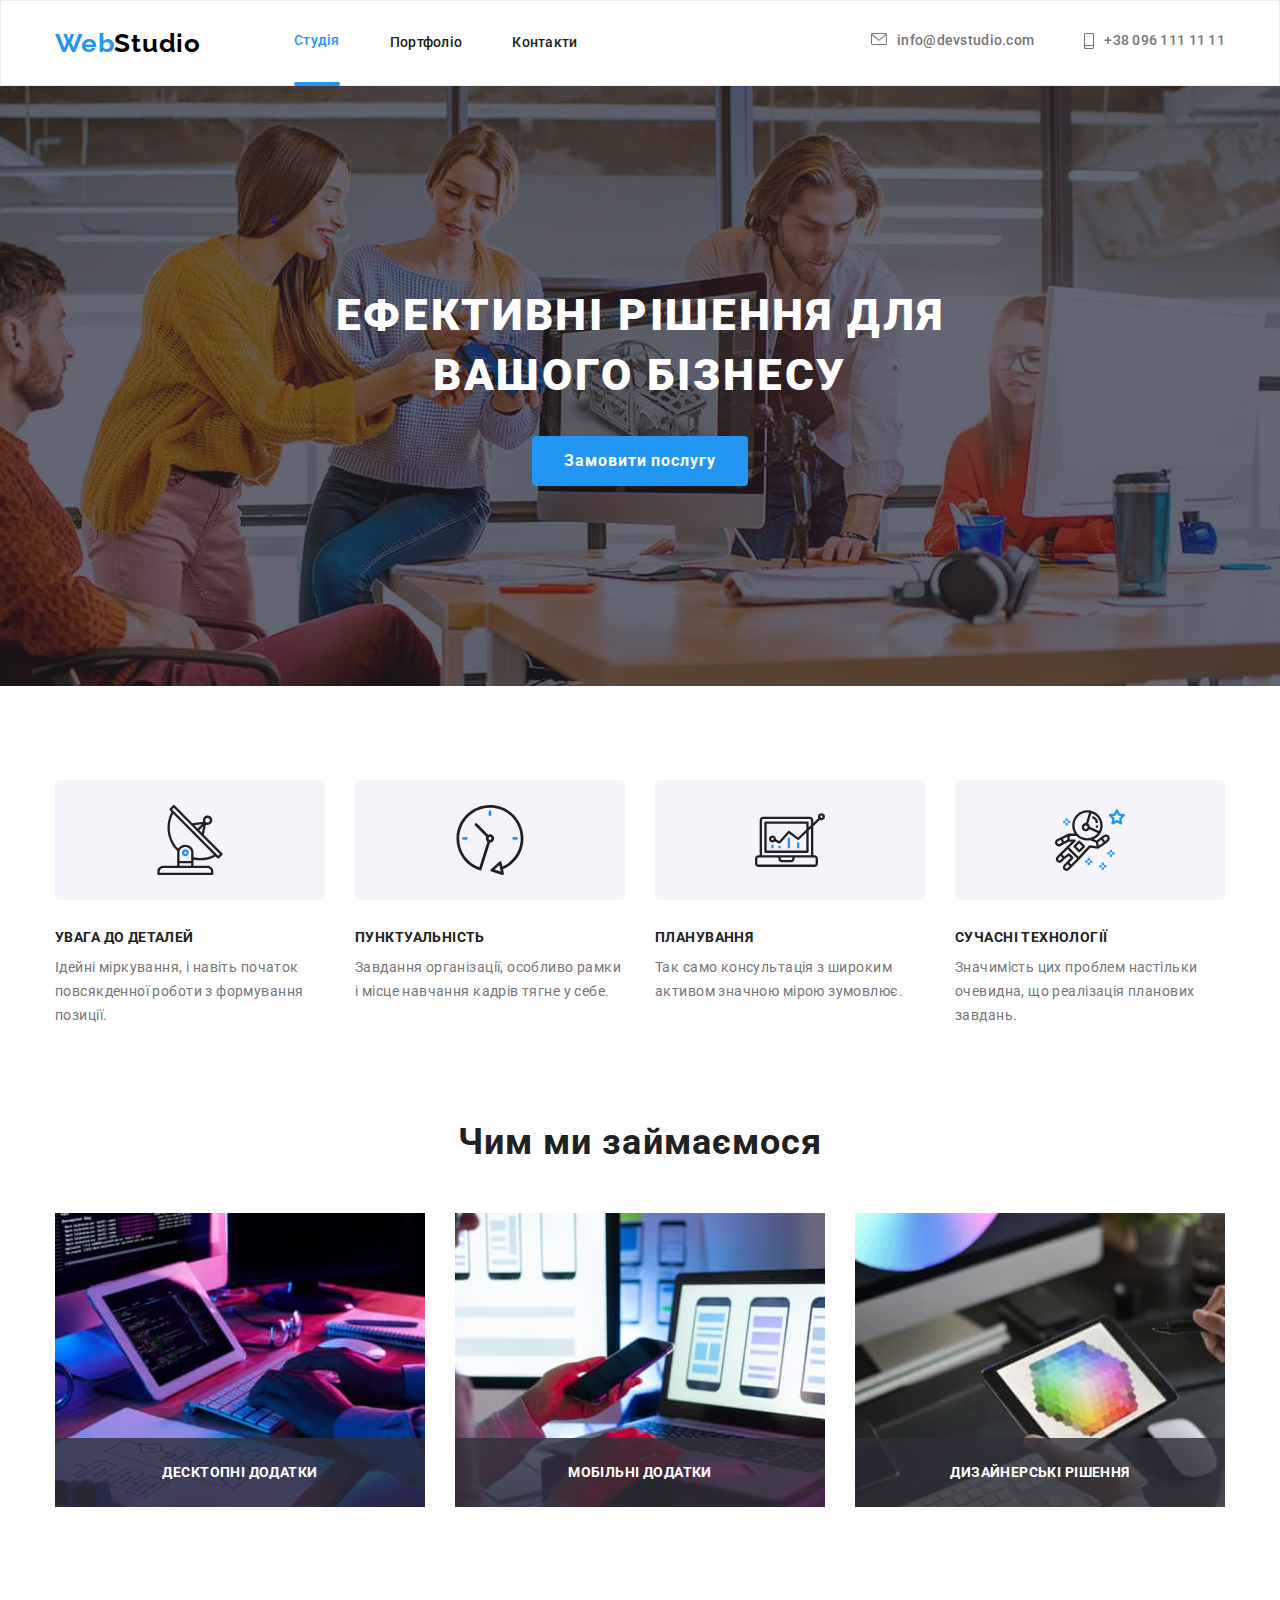
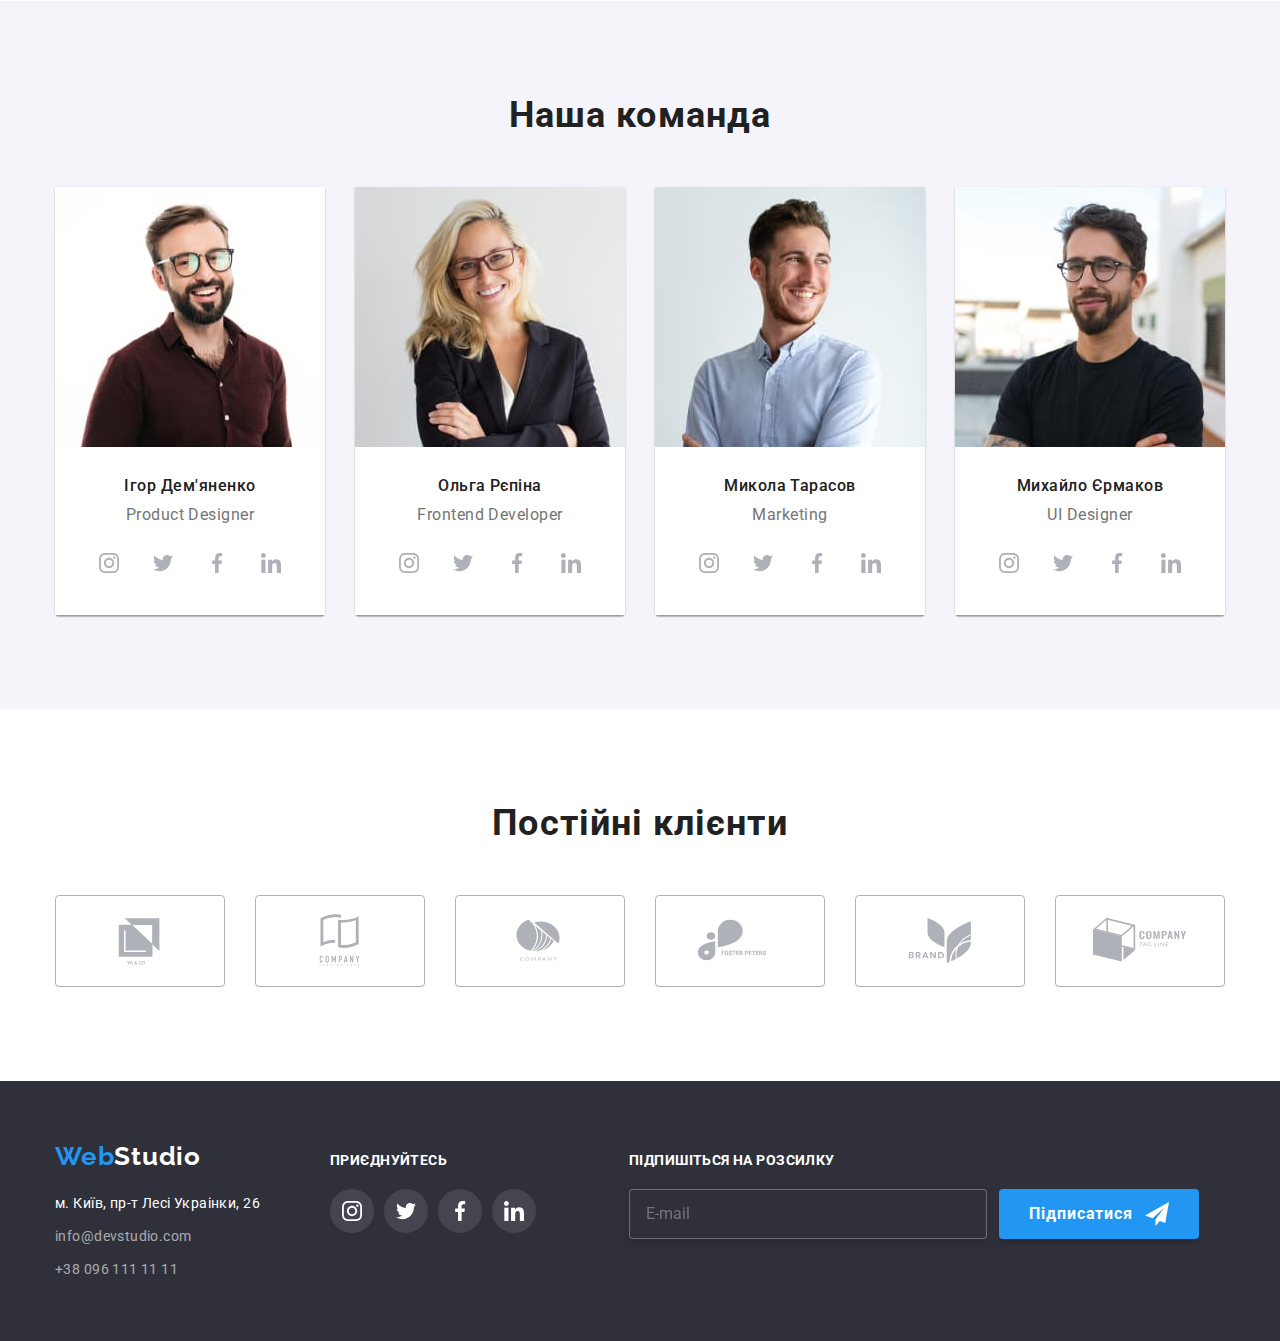
<file: index.html>
<!DOCTYPE html>
<html lang="uk">
  <head>
    <meta charset="UTF-8" />
    <meta http-equiv="X-UA-Compatible" content="IE=edge" />
    <meta name="viewport" content="width=device-width, initial-scale=1.0" />
    <link rel="preconnect" href="https://fonts.googleapis.com" />
    <link rel="preconnect" href="https://fonts.gstatic.com" crossorigin />
    <link
      href="https://fonts.googleapis.com/css2?family=Raleway:wght@700&family=Roboto:wght@400;500;700;900&display=swap"
      rel="stylesheet"
    />
    <title>WebStudio</title>
    <link
      rel="stylesheet"
      href="https://cdnjs.cloudflare.com/ajax/libs/modern-normalize/1.0.0/modern-normalize.min.css"
    />
    <link rel="stylesheet" href="./css/styles.css" />
  </head>
  <body class="page">
    <header class="header-background">
      <div class="container header-background__container">
        <nav class="logo-nav">
          <a class="logo-nav__logo" lang="en" href="./index.html"><span class="logo-nav__web">Web</span>Studio</a>
          <ul class="site-nav">
            <li class="site-nav__item"><a href="./index.html" class="site-nav__link site-nav__link--current">Студія</a></li>
            <li class="site-nav__item"><a href="./portfolio.html" class="site-nav__link">Портфоліо</a></li>
            <li class="site-nav__item"><a href="" class="site-nav__link">Контакти</a></li>
          </ul>
        </nav>
        <ul class="mail-nav">
          <li class="mail-nav__item">
            <div class="mail-container">
            <a href="mailto:info@devstudio.com" class="mail-nav__link mail-nav__link--envelope">
              <svg class="mail-icon" height="12" width="16">
                <use href="./images/icons.svg#icon-envelope"></use>
              </svg>info@devstudio.com</a>
            </div>
          </li>
          <li class="mail-nav__item">
            <div class="mail-container">
            <a href="tel:+380961111111" class="mail-nav__link mail-nav__link--smartphone">
            <svg class="smartphone-icon" height="16" width="10">
              <use href="./images/icons.svg#icon-smartphone"></use>
            </svg>
            +38 096 111 11 11</a>
            </div>
          </li>
        </ul>
      </div>
    </header>
    <main>
      <section class="hero">
        <div class="container hero__container">
          <h1 class="hero__title">Ефективні рішення для вашого бізнесу</h1>
          <button data-modal-open type="button" class="hero__button">Замовити послугу</button>
        </div>
      </section>

      <section class="section">
        <div class="container">
          <h2 class="section-title visually-hidden">Наші сильні сторони</h2>
          <ul class="idea-list">
            <li class="idea-list__item">
              <div class="idea-list__container">
                <svg class="idea-list__icon" height="70" width="70">
                  <use href="./images/icons.svg#icon-antenna"></use>
                </svg>
              </div>
              <h3 class="idea-list__title">Увага до деталей</h3>
              <p class="idea-list__text">
                Ідейні міркування, i навіть початок повсякденної роботи з формування позиції.
              </p>
            </li>
            <li class="idea-list__item">
              <div class="idea-list__container">
                <svg class="idea-list__icon" height="70" width="70">
                  <use href="./images/icons.svg#icon-clock"></use>
                </svg>
              </div>
              <h3 class="idea-list__title">Пунктуальність</h3>
              <p class="idea-list__text">
                Завдання організації, особливо рамки i місце навчання кадрів тягне у себе.
              </p>
            </li>
            <li class="idea-list__item">
              <div class="idea-list__container">
                <svg class="idea-list__icon" height="70" width="70">
                  <use href="./images/icons.svg#icon-diagram"></use>
                </svg>
              </div>
              <h3 class="idea-list__title">Планування</h3>
              <p class="idea-list__text">
                Так само консультація з широким активом значною мірою зумовлює.
              </p>
            </li>
            <li class="idea-list__item">
              <div class="idea-list__container">
                <svg class="idea-list__icon" height="70" width="70">
                  <use href="./images/icons.svg#icon-astronaut"></use>
                </svg>
              </div>
              <h3 class="idea-list__title">Сучасні технології</h3>
              <p class="idea-list__text">
                Значимість цих проблем настільки очевидна, що реалізація планових завдань.
              </p>
            </li>
          </ul>
        </div>
      </section>
      <section class="features">
        <div class="container features__container">
          <h2 class="features__title">Чим ми займаємося</h2>
          <ul class="work-list">
            <li class="work-list__item">
              <img
                src="./images/img.jpg"
                alt="робота за комп'ютером"
                width="370"
                class="work-list__img"
              />
              <p class="work-list__text">Десктопні додатки</p>
            </li>
            <li class="work-list__item">
              <img
                src="./images/img1.jpg"
                alt="робота за комп'ютером"
                width="370"
                class="work-list__img"
              />
              <p class="work-list__text">Мобільні додатки</p>
            </li>
            <li class="work-list__item">
              <img
                src="./images/img2.jpg"
                alt="робота за комп'ютером"
                width="370"
                class="work-list__img"
              />
              <p class="work-list__text">Дизайнерські рішення</p>
            </li>
          </ul>
        </div>
      </section>
      <section class="team">
        <div class="team__container">
          <h2 class="team__title">Наша команда</h2>
          <ul class="team-list">
            <li class="team-list__item">
              <img src="./images/team1.jpg" alt="мужчина в окулярах" width="270" class="team-img" />
              <div class="team-list__white">
                <h3 class="team-list__title">Ігор Дем'яненко</h3>
                <p class="team-list__text">Product Designer</p>
                <ul class="social-networks">
                  <li>
                    <a href="#" class="social-networks__link">
                      <svg class="social-networks__icon" height="20" width="20">
                        <use href="./images/icons.svg#icon-instagram"></use>
                      </svg>
                    </a>
                  </li>
                  <li>
                    <a href="#" class="social-networks__link">
                      <svg class="social-networks__icon" height="20" width="20">
                        <use href="./images/icons.svg#icon-twitter"></use>
                      </svg>
                    </a>
                  </li>
                  <li>
                    <a href="#" class="social-networks__link">
                      <svg class="social-networks__icon" height="20" width="20">
                        <use href="./images/icons.svg#icon-facebook"></use>
                      </svg>
                    </a>
                  </li>
                  <li>
                    <a href="#" class="social-networks__link">
                      <svg class="social-networks__icon" height="20" width="20">
                        <use href="./images/icons.svg#icon-linkedin"></use>
                      </svg>
                    </a>
                  </li>
                </ul>
              </div>
            </li>
            <li class="team-list__item">
              <img src="./images/team2.jpg" alt="дівчина в окулярах" width="270" class="team-img" />
              <div class="team-list__white">
                <h3 class="team-list__title">Ольга Рєпіна</h3>
                <p class="team-list__text">Frontend Developer</p>
                <ul class="social-networks">
                  <li>
                    <a href="#" class="social-networks__link">
                      <svg class="social-networks__icon" height="20" width="20">
                        <use href="./images/icons.svg#icon-instagram"></use>
                      </svg>
                    </a>
                  </li>
                  <li>
                    <a href="#" class="social-networks__link">
                      <svg class="social-networks__icon" height="20" width="20">
                        <use href="./images/icons.svg#icon-twitter"></use>
                      </svg>
                    </a>
                  </li>
                  <li>
                    <a href="#" class="social-networks__link">
                      <svg class="social-networks__icon" height="20" width="20">
                        <use href="./images/icons.svg#icon-facebook"></use>
                      </svg>
                    </a>
                  </li>
                  <li>
                    <a href="#" class="social-networks__link">
                      <svg class="social-networks__icon" height="20" width="20">
                        <use href="./images/icons.svg#icon-linkedin"></use>
                      </svg>
                    </a>
                  </li>
                </ul>
              </div>
            </li>
            <li class="team-list__item">
              <img src="./images/team3.jpg" alt="мужчина у сорочці" width="270" class="team-img" />
              <div class="team-list__white">
                <h3 class="team-list__title">Микола Тарасов</h3>
                <p class="team-list__text">Marketing</p>
                <ul class="social-networks">
                  <li>
                    <a href="#" class="social-networks__link">
                      <svg class="social-networks__icon" height="20" width="20">
                        <use href="./images/icons.svg#icon-instagram"></use>
                      </svg>
                    </a>
                  </li>
                  <li>
                    <a href="#" class="social-networks__link">
                      <svg class="social-networks__icon" height="20" width="20">
                        <use href="./images/icons.svg#icon-twitter"></use>
                      </svg>
                    </a>
                  </li>
                  <li>
                    <a href="#" class="social-networks__link">
                      <svg class="social-networks__icon" height="20" width="20">
                        <use href="./images/icons.svg#icon-facebook"></use>
                      </svg>
                    </a>
                  </li>
                  <li>
                    <a href="#" class="social-networks__link">
                      <svg class="social-networks__icon" height="20" width="20">
                        <use href="./images/icons.svg#icon-linkedin"></use>
                      </svg>
                    </a>
                  </li>
                </ul>
              </div>
            </li>
            <li class="team-list__item">
              <img src="./images/team4.jpg" alt="мужчина в окулярах" width="270" class="team-img" />
              <div class="team-list__white">
                <h3 class="team-list__title">Михайло Єрмаков</h3>
                <p class="team-list__text">UI Designer</p>
                <ul class="social-networks">
                  <li>
                    <a href="#" class="social-networks__link">
                      <svg class="social-networks__icon" height="20" width="20">
                        <use href="./images/icons.svg#icon-instagram"></use>
                      </svg>
                    </a>
                  </li>
                  <li>
                    <a href="#" class="social-networks__link">
                      <svg class="social-networks__icon" height="20" width="20">
                        <use href="./images/icons.svg#icon-twitter"></use>
                      </svg>
                    </a>
                  </li>
                  <li>
                    <a href="#" class="social-networks__link">
                      <svg class="social-networks__icon" height="20" width="20">
                        <use href="./images/icons.svg#icon-facebook"></use>
                      </svg>
                    </a>
                  </li>
                  <li>
                    <a href="#" class="social-networks__link">
                      <svg class="social-networks__icon" height="20" width="20">
                        <use href="./images/icons.svg#icon-linkedin"></use>
                      </svg>
                    </a>
                  </li>
                </ul>
              </div>
            </li>
          </ul>
        </div>
      </section>
      <section class="section">
        <div class="container">
          <h2 class="feedback__title">Постійні клієнти</h2>
          <ul class="feedback__list">
            <li class="feedback__item">
              <a href="" class="feedback__link link">
                <svg class="feedback__icon" height="60" width="106">
                  <use href="./images/icons.svg#icon-logo-one"></use>
                </svg>
              </a>
            </li>
            <li class="feedback__item">
              <a href="" class="feedback__link">
                <svg class="feedback__icon" height="60" width="106">
                  <use href="./images/icons.svg#icon-logo-two"></use>
                </svg>
              </a>
            </li>
            <li class="feedback__item">
              <a href="" class="feedback__link link">
                <svg class="feedback__icon" height="60" width="106">
                  <use href="./images/icons.svg#icon-logo-three"></use>
                </svg>
              </a>
            </li>
            <li class="feedback__item">
              <a href="" class="feedback__link link">
                <svg class="feedback__icon" height="60" width="106">
                  <use href="./images/icons.svg#icon-logo-fore"></use>
                </svg>
              </a>
            </li>
            <li class="feedback__item">
              <a href="" class="feedback__link link">
                <svg class="feedback__icon" height="60" width="106">
                  <use href="./images/icons.svg#icon-logo-five"></use>
                </svg>
              </a>
            </li>
            <li class="feedback__item">
              <a href="" class="feedback__link link">
                <svg class="feedback__icon" height="60" width="106">
                  <use href="./images/icons.svg#icon-logo-six"></use>
                </svg>
              </a>
            </li>
          </ul>
        </div>
      </section>
    </main>

    <footer class="footer-main">
      <div class="container footer-main__container">
        <div class="first-box-footer">
        <a class="first-footer-box__logo" lang="en" href="./index.html"
          ><span class="logo-nav__web">Web</span>Studio</a
        >
        <address class="footer-info">
          <ul class="footer-info__list">
            <li class="footer-info__item">
              <a
                href="https://goo.gl/maps/CPtrU1FHBa2aNyZL9"
                target="_blank"
                rel="noopener noreferrer nofollow"
                class="footer-address"
                >м. Київ, пр-т Лесі Украінки, 26</a
              >
            </li>
            <li class="footer-info__item">
              <a href="mailto:info@devstudio.com" class="footer link">info@devstudio.com</a>
            </li>
            <li class="footer-info__item">
              <a href="tel:+380961111111" class="footer link">+38 096 111 11 11</a>
            </li>
          </ul>
        </address>
      </div>
      <div class="footer-social">
        <p class="footer-social__text">Приєднуйтесь</p>
        <ul class="footer-social__list">
          <li>
            <a href="#" class="footer-social__link">
              <svg class="footer-social__icon" height="20" width="20">
                <use href="./images/icons.svg#icon-instagram"></use>
              </svg>
            </a>
          </li>
          <li>
            <a href="#" class="footer-social__link">
              <svg class="footer-social__icon" height="20" width="20">
                <use href="./images/icons.svg#icon-twitter"></use>
              </svg>
            </a>
          </li>
          <li>
            <a href="#" class="footer-social__link">
              <svg class="footer-social__icon" height="20" width="20">
                <use href="./images/icons.svg#icon-facebook"></use>
              </svg>
            </a>
          </li>
          <li>
            <a href="#" class="footer-social__link">
              <svg class="footer-social__icon" height="20" width="20">
                <use href="./images/icons.svg#icon-linkedin"></use>
              </svg>
            </a>
          </li>
        </ul>
      </div>
    <div class="footer-send">
      <form class="footer-send__form" action="">
        <label for="email" class="footer-send__label">Підпишіться на розсилку</label>
        <div class="footer-box">
          <input
            class="footer-email-form"
            type="email"
            name="email"
            id="email"
            placeholder="E-mail"
            autocomplete="off"
          />
          <button type="submit" class="footer-box__button">
            Підписатися
            <svg class="footer-box__icon" height="24" width="24">
              <use href="./images/icons.svg#icon-send-footer"></use>
            </svg>
          </button>
        </div>
      </form>
    </div>
  </div>
</footer>
      </form>
    </div>
    </footer>
    <div data-modal class="backdrop is-hidden">
      <div class="modal">
        <button data-modal-close class="modal__exit-box">
          <svg class="modal__close-icon" height="18" width="18">
            <use href="./images/icons.svg#icon-close-modal"></use>
          </svg>
        </button>
        <p class="modal__title">Залиште свої дані, ми вам передзвонимо</p>

        <form>
          <label class="modal__label">
            Ім'я
            <div class="modal__label-box">
              <input type="text" name="name" class="modal__input" />
              <svg class="modal__icon" height="18" width="18">
                <use href="./images/icons.svg#icon-person-modal"></use>
              </svg>
            </div>
          </label>

          <label class="modal__label">
            Телефон
            <div class="modal__label-box">
              <input type="text" name="tel" class="modal__input" />
              <svg class="modal__icon" height="18" width="18">
                <use href="./images/icons.svg#icon-phone-modal"></use>
              </svg>
            </div>
          </label>

          <label class="modal__label">
            Пошта
            <div class="modal__label-box">
              <input type="text" name="email" class="modal__input" />
              <svg class="modal__icon" height="18" width="18">
                <use href="./images/icons.svg#icon-email-modal"></use>
              </svg>
            </div>
          </label>

          <label class="modal__label">
            Коментар
            <textarea class="modal__feedback" name="feedback" placeholder="Введіть текст"></textarea>
          </label>

          <label class="modal__checkbox-label">
            <div class="modal__checkbox-label-box">
              <input
                class="modal__checkbox-input"
                type="checkbox"
                name="topic"
                value="Погоджуюся з розсилкою та приймаю"
              />
              <svg class="modal__checkbox-icon" width="16" height="15">
                <use href="./images/icons.svg#icon-check"></use>
              </svg>
              Погоджуюся з розсилкою та приймаю
              <a href="#" class="modal__checkbox-link">Умови договору</a>
            </div>
          </label>

          <button type="submit" class="modal__submit-button">Відправити</button>
        </form>
      </div>
    </div>
    <script src="./js/modal.js"></script>

  </body>
</html>
</file>
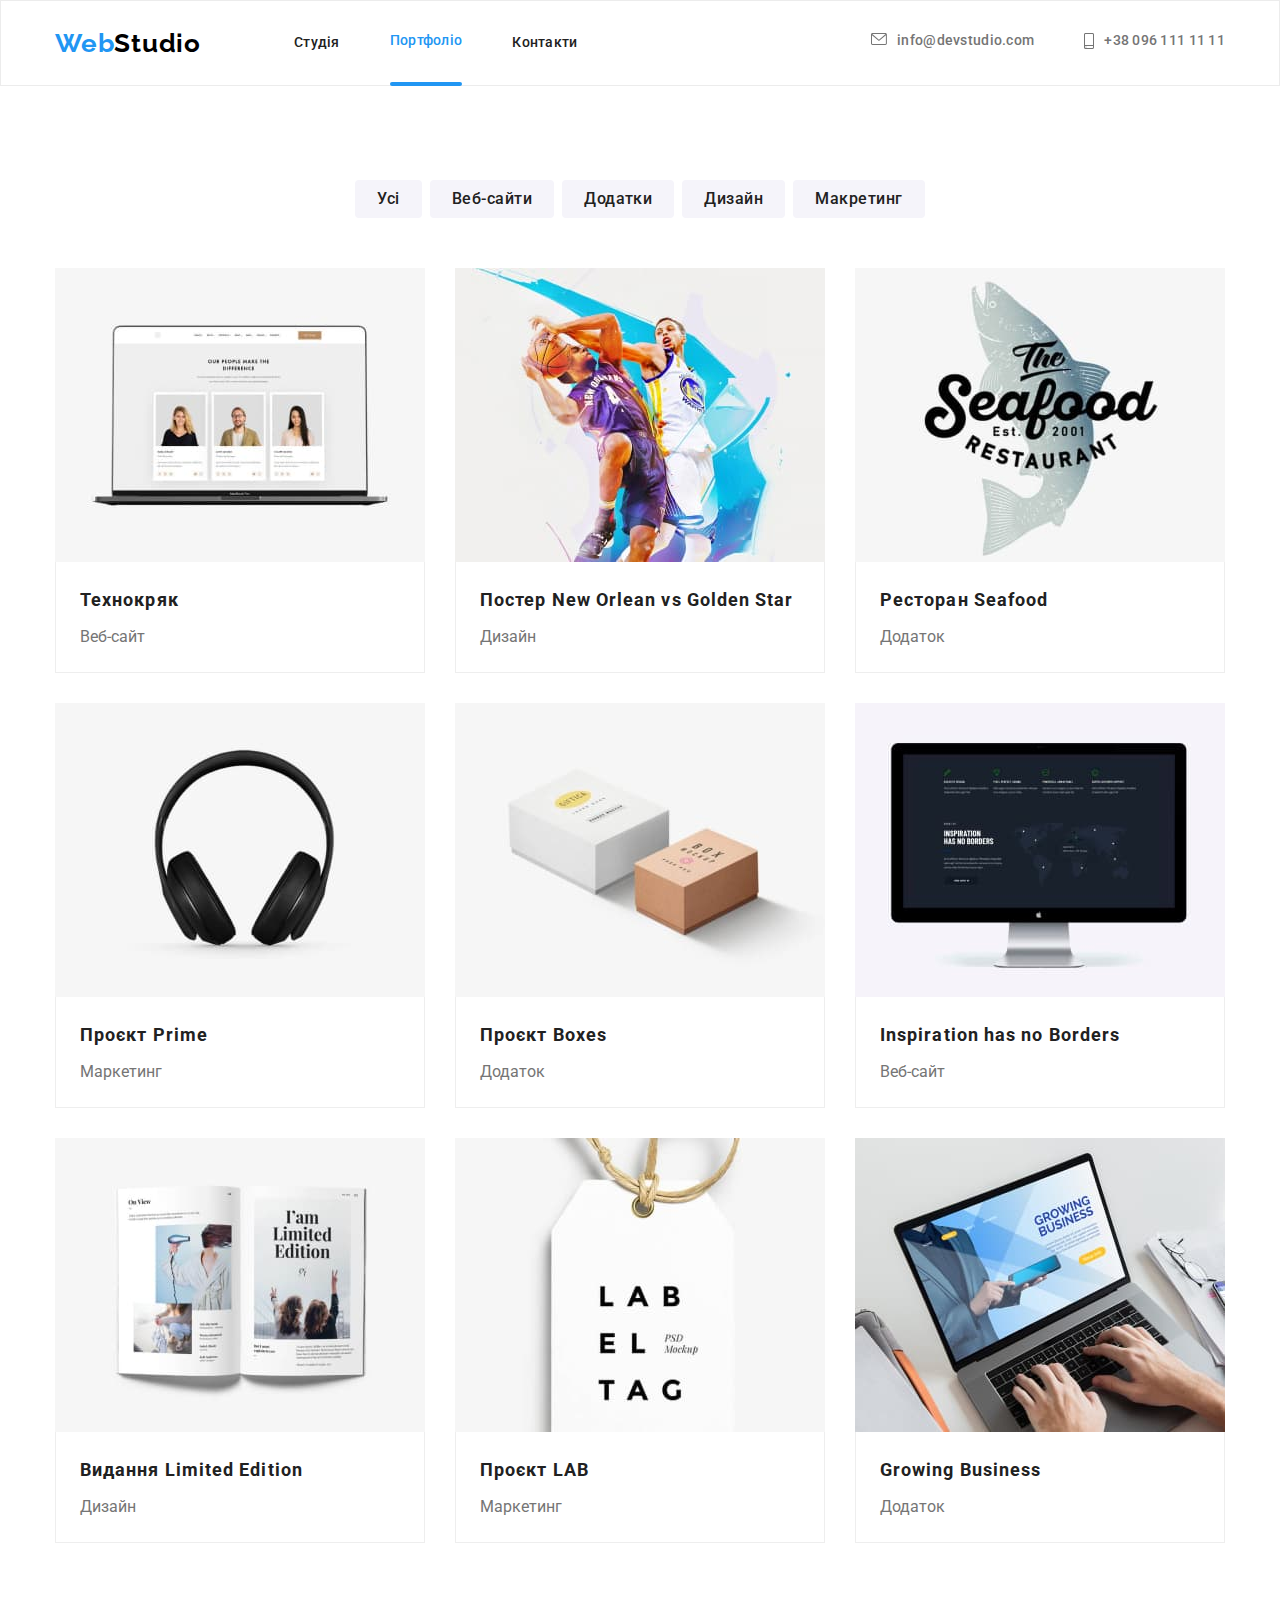
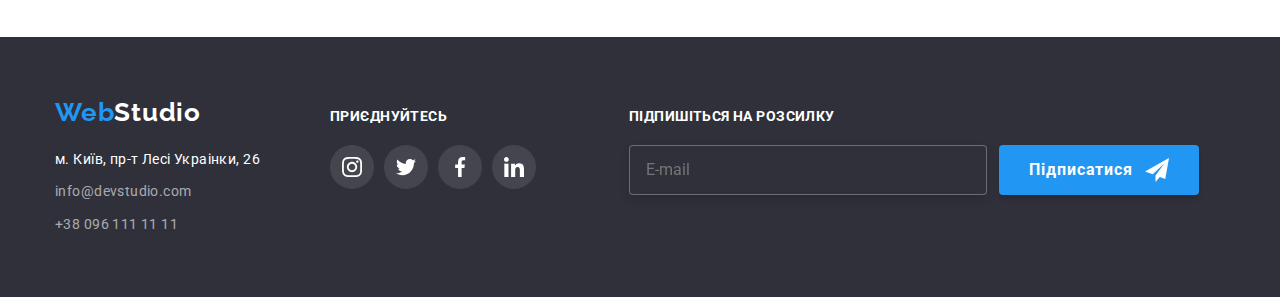
<file: portfolio.html>
<!DOCTYPE html>
<html lang="uk">
  <head>
    <meta charset="UTF-8" />
    <meta http-equiv="X-UA-Compatible" content="IE=edge" />
    <meta name="viewport" content="width=device-width, initial-scale=1.0" />
    <link rel="preconnect" href="https://fonts.googleapis.com" />
    <link rel="preconnect" href="https://fonts.gstatic.com" crossorigin />
    <link
      href="https://fonts.googleapis.com/css2?family=Raleway:wght@700&family=Roboto:wght@400;500;700;900&display=swap"
      rel="stylesheet"
    />
    <title>WebStudio</title>
    <link
      rel="stylesheet"
      href="https://cdnjs.cloudflare.com/ajax/libs/modern-normalize/1.0.0/modern-normalize.min.css"
    />
    <link rel="stylesheet" href="./css/styles.css" />
  </head>
  <body class="page">
    <header class="header-background">
      <div class="container header-background__container">
        <nav class="logo-nav">
          <a class="logo-nav__logo" lang="en" href="./index.html"><span class="logo-nav__web">Web</span>Studio</a>
          <ul class="site-nav">
            <li class="site-nav__item"><a href="./index.html" class="site-nav__link ">Студія</a></li>
            <li class="site-nav__item"><a href="./portfolio.html" class="site-nav__link site-nav__link--current">Портфоліо</a></li>
            <li class="site-nav__item"><a href="" class="site-nav__link">Контакти</a></li>
          </ul>
        </nav>
        <ul class="mail-nav">
          <li class="mail-nav__item">
            <div class="mail-container">
            <a href="mailto:info@devstudio.com" class="mail-nav__link mail-nav__link--envelope">
              <svg class="mail-icon" height="12" width="16">
                <use href="./images/icons.svg#icon-envelope"></use>
              </svg>info@devstudio.com</a>
            </div>
          </li>
          <li class="mail-nav__item">
            <div class="mail-container">
            <a href="tel:+380961111111" class="mail-nav__link mail-nav__link--smartphone">
            <svg class="smartphone-icon" height="16" width="10">
              <use href="./images/icons.svg#icon-smartphone"></use>
            </svg>
            +38 096 111 11 11</a>
            </div>
          </li>
        </ul>
      </div>
    </header>
    <main>
      <section class="portfolio-section">
        <div class="container portfolio">
          <h1 class="visually-hidden">Фільтри</h1>
          <ul class="filter-list">
            <li class="item">
              <button type="button" class="filter-list__button">Усі</button>
            </li>
            <li class="item">
              <button type="button" class="filter-list__button">Веб-сайти</button>
            </li>
            <li class="item">
              <button type="button" class="filter-list__button">Додатки</button>
            </li>
            <li class="item">
              <button type="button" class="filter-list__button">Дизайн</button>
            </li>
            <li class="item">
              <button type="button" class="filter-list__button">Макретинг</button>
            </li>
          </ul>
          <ul class="examples">
            <li class="examples__content">
              <a href="#" class="examples__link">
                <div class="examples__overlay">
                <img
                  src="./images/prim1.jpg"
                  alt="Сайт технокряк"
                  width="370"
                  class="examples__img"
                />
                <p class="examples__text">Ресурс пропонує комплексні пропозиції з різним рівнем функціоналу та сервісів. Все це дозволить відвідувачу отримати вичерпні відомості про компанію чи приватну особу.</p>
                </div>
                <div class="examples__stack">
                  <h2 class="examples__title">Технокряк</h2>
                  <p class="examples__text-img">Веб-сайт</p>
                </div>
              </a>
            </li>
            <li class="examples__content">
              <a href="#" class="examples__link">
                <div class="examples__overlay">
                <img
                  src="./images/prim2.jpg"
                  alt="Два баскетболіста"
                  width="370"
                  class="examples__img"
                />
                <p class="examples__text">Ресурс пропонує комплексні пропозиції з різним рівнем функціоналу та сервісів. Все це дозволить відвідувачу отримати вичерпні відомості про компанію чи приватну особу.</p>
                </div>
                <div class="examples__stack">
                  <h2 class="examples__title">Постер New Orlean vs Golden Star</h2>
                  <p class="examples__text-img">Дизайн</p>
                </div>
              </a>
            </li>
            <li class="examples__content">
              <a href="#" class="examples__link">
                <div class="examples__overlay">
                <img
                  src="./images/prim3.jpg"
                  alt="Лого ресторану"
                  width="370"
                  class="examples__img"
                />
                <p class="examples__text">Ресурс пропонує комплексні пропозиції з різним рівнем функціоналу та сервісів. Все це дозволить відвідувачу отримати вичерпні відомості про компанію чи приватну особу.</p>
                </div>
                <div class="examples__stack">
                  <h2 class="examples__title">Ресторан Seafood</h2>
                  <p class="examples__text-img">Додаток</p>
                </div>
              </a>
            </li>
            <li class="examples__content">
              <a href="#" class="examples__link">
                <div class="examples__overlay">
                <img src="./images/prim4.jpg" alt="Навушники" width="370" class="examples__img" />
                <p class="examples__text">Ресурс пропонує комплексні пропозиції з різним рівнем функціоналу та сервісів. Все це дозволить відвідувачу отримати вичерпні відомості про компанію чи приватну особу.</p>
                </div>
                <div class="examples__stack">
                  <h2 class="examples__title">Проєкт Prime</h2>
                  <p class="examples__text-img">Маркетинг</p>
                </div>
              </a>
            </li>
            <li class="examples__content">
              <a href="#" class="examples__link">
                <div class="examples__overlay">
                <img src="./images/prim5.jpg" alt="Дві коробки" width="370" class="examples__img" />
                <p class="examples__text">Ресурс пропонує комплексні пропозиції з різним рівнем функціоналу та сервісів. Все це дозволить відвідувачу отримати вичерпні відомості про компанію чи приватну особу.</p>
                </div>
                <div class="examples__stack">
                  <h2 class="examples__title">Проєкт Boxes</h2>
                  <p class="examples__text-img">Додаток</p>
                </div>
              </a>
            </li>
            <li class="examples__content">
              <a href="#" class="examples__link">
                <div class="examples__overlay">
                <img src="./images/prim6.jpg" alt="Монітор" width="370" class="examples__img" />
                <p class="examples__text">Ресурс пропонує комплексні пропозиції з різним рівнем функціоналу та сервісів. Все це дозволить відвідувачу отримати вичерпні відомості про компанію чи приватну особу.</p>
                </div>
                <div class="examples__stack">
                  <h2 class="examples__title">Inspiration has no Borders</h2>
                  <p class="examples__text-img">Веб-сайт</p>
                </div>
              </a>
            </li>
            <li class="examples__content">
              <a href="#" class="examples__link">
                <div class="examples__overlay">
                <img src="./images/prim7.jpg" alt="Журнал" width="370" class="examples__img" />
                <p class="examples__text">Ресурс пропонує комплексні пропозиції з різним рівнем функціоналу та сервісів. Все це дозволить відвідувачу отримати вичерпні відомості про компанію чи приватну особу.</p>
                </div>
                <div class="examples__stack">
                  <h2 class="examples__title">Видання Limited Edition</h2>
                  <p class="examples__text-img">Дизайн</p>
                </div>
              </a>
            </li>
            <li class="examples__content">
              <a href="#" class="examples__link">
                <div class="examples__overlay">
                <img src="./images/prim8.jpg" alt="Бірка" width="370" class="examples__img" />
                <p class="examples__text">Ресурс пропонує комплексні пропозиції з різним рівнем функціоналу та сервісів. Все це дозволить відвідувачу отримати вичерпні відомості про компанію чи приватну особу.</p>
                </div>
                <div class="examples__stack">
                  <h2 class="examples__title">Проєкт LAB</h2>
                  <p class="examples__text-img">Маркетинг</p>
                </div>
              </a>
            </li>
            <li class="examples__content">
              <a href="#" class="examples__link">
                <div class="examples__overlay">
                <img
                  src="./images/prim9.jpg"
                  alt="Працює за ноутбуком"
                  width="370"
                  class="examples__img"
                />
                <p class="examples__text">Ресурс пропонує комплексні пропозиції з різним рівнем функціоналу та сервісів. Все це дозволить відвідувачу отримати вичерпні відомості про компанію чи приватну особу.</p>
                </div>
                <div class="examples__stack">
                  <h2 class="examples__title">Growing Business</h2>
                  <p class="examples__text-img">Додаток</p>
                </div>
              </a>
            </li>
          </ul>
        </div>
      </section>
    </main>
    <footer class="footer-main">
      <div class="container footer-main__container">
        <div class="first-box-footer">
        <a class="first-footer-box__logo" lang="en" href="./index.html"
          ><span class="logo-nav__web">Web</span>Studio</a
        >
        <address class="footer-info">
          <ul class="footer-info__list">
            <li class="footer-info__item">
              <a
                href="https://goo.gl/maps/CPtrU1FHBa2aNyZL9"
                target="_blank"
                rel="noopener noreferrer nofollow"
                class="footer-address"
                >м. Київ, пр-т Лесі Украінки, 26</a
              >
            </li>
            <li class="footer-info__item">
              <a href="mailto:info@devstudio.com" class="footer link">info@devstudio.com</a>
            </li>
            <li class="footer-info__item">
              <a href="tel:+380961111111" class="footer link">+38 096 111 11 11</a>
            </li>
          </ul>
        </address>
      </div>
      <div class="footer-social">
        <p class="footer-social__text">Приєднуйтесь</p>
        <ul class="footer-social__list">
          <li>
            <a href="#" class="footer-social__link">
              <svg class="footer-social__icon" height="20" width="20">
                <use href="./images/icons.svg#icon-instagram"></use>
              </svg>
            </a>
          </li>
          <li>
            <a href="#" class="footer-social__link">
              <svg class="footer-social__icon" height="20" width="20">
                <use href="./images/icons.svg#icon-twitter"></use>
              </svg>
            </a>
          </li>
          <li>
            <a href="#" class="footer-social__link">
              <svg class="footer-social__icon" height="20" width="20">
                <use href="./images/icons.svg#icon-facebook"></use>
              </svg>
            </a>
          </li>
          <li>
            <a href="#" class="footer-social__link">
              <svg class="footer-social__icon" height="20" width="20">
                <use href="./images/icons.svg#icon-linkedin"></use>
              </svg>
            </a>
          </li>
        </ul>
      </div>
    <div class="footer-send">
      <form class="footer-send__form" action="">
        <label for="email" class="footer-send__label">Підпишіться на розсилку</label>
        <div class="footer-box">
          <input
            class="footer-email-form"
            type="email"
            name="email"
            id="email"
            placeholder="E-mail"
            autocomplete="off"
          />
          <button type="submit" class="footer-box__button">
            Підписатися
            <svg class="footer-box__icon" height="24" width="24">
              <use href="./images/icons.svg#icon-send-footer"></use>
            </svg>
          </button>
        </div>
      </form>
    </div>
  </div>
</footer>
  </body>
</html>
</file>
<file: css/styles.css>
:root {
    --text-color: #757575;
    --second-black: #212121;
    --hero-back-color: #2F303A;
    --accent-color: #2196F3;
    --main-black: #000000;
    --main-white: #FFFFFF;
    --team-back-color: #F5F4FA;
    --footer-back-color: #2F303A;
    --footer-mail-tel: rgba(255, 255, 255, 0.6);
    --button-hover-focus: #188CE8;
    --border-header-color: #ECECEC;
    --border-content-portfolio: #eeeeee;
    --social-icon-color: #afb1b8;
    --icon-footer-bg: rgba(255, 255, 255, 0.1);
    --background-portfolio-image: rgba(33, 150, 243, 0.9);
}

body {
    background-color: var(--main-white);
    color: var(--second-black);

    font-family: Roboto, sans-serif;
}
.container {
    width: 1200px;
    margin-left: auto;
    margin-right: auto;
    padding-left: 15px;
    padding-right: 15px;
}
.visually-hidden {
    position: absolute;
    white-space: nowrap;
    width: 1px;
    height: 1px;
    overflow: hidden;
    border: 0;
    padding: 0;
    clip: rect(0 0 0 0);
    clip-path: inset(50%);
    margin: -1px;
}
.link {
    text-decoration: none;
}
.list {
    list-style: none;
    padding: 0;
    margin: 0;
}
.section {
    text-align: center;
    padding-bottom: 94px;
    padding-top: 94px;
}
.features__title {
    color: var(--second-black);
    font-size: 36px;
    line-height: 1.16;
    letter-spacing: 0.03em;
    margin-top: 0;
    margin-bottom: 50px;
}
/* logo */
.logo-nav__logo {
    color: var(--main-black);
    font-family: Raleway, sans-serif;
    letter-spacing: 0.03em;
    font-weight: 700;
    font-size: 26px;
    line-height: 1.19;
    text-decoration: none;

}


.auth-nav .link {
    display: block;
    color: var(--p-color);
    padding-top: 32px;
    padding-bottom: 32px;
}
.logo-nav {
    display: flex;
    align-items: center;
}
.logo-nav__web {
    color: var(--accent-color);
}

/* header */

.header-background {
    color: var(--main-white);
    letter-spacing: 0.02em;
    font-weight: 500;
    font-size: 14px;
    line-height: 1.14;
    border: 1px solid var(--border-header-color);
}
.site-nav {
    display: flex;
    align-items: center;
    margin-left: 93px;
    list-style: none;
    padding: 0;
    margin: 0;
}
.site-nav.list {
    padding-left: 0;
}
.site-nav__link {
    color: var(--second-black);
    letter-spacing: 0.02em;
    display: block;
    color: var(--black);
    display: block;
    padding-top: 32px;
    padding-bottom: 32px;
    transition-duration: 250ms;
  transition-timing-function: cubic-bezier(0.4, 0, 0.2, 1);
  transition-property: color;
  text-decoration: none;
  color: var(--second-black);
    
}
.site-nav__item {
 margin-left: 50px;
}

.site-nav__item:first-child {
 margin-left: 93px;
}




.header-background__container {
    display: flex;
}



.mail-nav {
    display: flex;
    list-style: none;
    padding: 0;
    margin: 0;
    margin-left: auto;
    margin-top: 0;
    margin-bottom: 0;
}
.mail-nav__link--envelope {
    display: flex;
    align-items: center;
    text-decoration: none;

}

.mail-nav__item {
    margin-left: 50px;
}
.mail-nav__link {
    color: var(--text-color);
    display: block;
    padding-top: 32px;
    padding-bottom: 32px;
    transition-duration: 250ms;
  transition-timing-function: cubic-bezier(0.4, 0, 0.2, 1);
  transition-property: color;
    
}
.mail-nav__link--smartphone {
    display: flex;
    align-items: center;
    text-decoration: none;
  }
.smartphone-icon {
    margin-right: 10px;
    fill: currentColor;
}
.mail-icon {
    margin-right: 10px;
    fill: currentColor;
}
.site-nav__link--current::after {
    display: block;
    position: relative;
    bottom: -33px;
    content: '';
    height: 4px;
    width: 100%;
    background-color: var(--accent-color);
    border-radius: 2px;
  }
.mail-nav__link:hover,
.mail-nav__link:focus,
.site-nav__link:hover,
.site-nav__link:focus,
.site-nav__link--current {
    color: var(--accent-color);
    letter-spacing: 0.02em;
    
}



/* hero */
.hero {
    background-color: var(--hero-back-color);
    max-width: 1600px;
    height: 600px;
    background-image: linear-gradient(to right, rgba(47, 48, 58, 0.4), rgba(47, 48, 58, 0.4)),
    url(../images/background.jpg); 
    text-align: center;
    padding-top: 200px;
    padding-bottom: 200px; 
    background-repeat: no-repeat;
    background-position: center;
    background-size: cover;
    margin-left: auto;
    margin-right: auto;

}
.hero__title {
    color: var(--main-white);
    letter-spacing: 0.06em;
    font-weight: 900;
    font-size: 44px;
    line-height: 1.36;
    text-transform: uppercase;
    margin-bottom: 30px;
    margin-top: 0px;
    width: 700px;
    margin-left: auto;
    margin-right: auto;

   
}
/* button */
.button {
    color: var(--main-white);
    background-color: var(--accent-color);
}

.hero__button {
    border-radius: 4px;
    padding: 10px 32px;
    background-color: var(--accent-color);
    color: var(--main-white);
    cursor: pointer;
    font-weight: 700;
    font-size: 16px;
    line-height: 1.87;
    letter-spacing: 0.06em;
    border: inherit;
    margin: 0 auto;
    display: flex;
    transition-duration: 250ms;
    transition-timing-function: cubic-bezier(0.4, 0, 0.2, 1);
}
.hero__button:hover,
.hero__button:focus {
    background-color: var(--button-hover-focus);
}

/* features */

.section.title {
    padding-top: 94px;
    padding-bottom: 94px;
    margin-top: 0;
    margin-bottom: 0;
}
.idea-list {
    display: flex;
    text-align: left;
    padding-left: 0;
    margin-top: 0;
    margin-bottom: 0;
    list-style: none;
    padding: 0;
    margin: 0;
    gap: 30px;
}

.idea-list__item {
    width: 270px;
    display: block;
}

.idea-list__title {
    color: var(--second-black);
    font-size: 14px;
    line-height: 1.14;
    letter-spacing: 0.03em;
    text-transform: uppercase;
    margin-bottom: 10px;
    margin-top: 0;
}
.idea-list__text {
    color: var(--text-color);
    font-size: 14px;
    line-height: 1.71;
    letter-spacing: 0.03em;
    margin-top: 0;
    margin-bottom: 0;
}
.idea-list__container {
    display: flex;
    justify-content: center;
    align-items: center;
    height: 120px;
    width: 270px;
    background: var(--team-back-color);
    border-radius: 4px;
    margin-bottom: 30px;
    padding: 0;
}
/* what are we doing */

.work-list {
    display: flex;
    position: relative;
    list-style-type: none;
    padding-left: 0;
    margin-top: 0;
    margin-bottom: 0;
    gap: 30px;
}


.work-list__img {
    display: block;
}
/* features  */
.features {
    margin-top: 0;
    text-align: center;
    padding-bottom: 94px;
}
.work-list__text {
font-weight: 700;
font-size: 14px;
line-height: 1.14;
text-transform: uppercase;
text-align: center;
letter-spacing: 0.03em;
color: var(--main-white);
position: absolute;
background-color: rgba(47, 48, 58, 0.8);
padding-top: 27px;
padding-bottom: 27px;
bottom: 0;
width: 370px;
margin: 0;
}
/* our team */
.team {
    padding-top: 94px;
    padding-bottom: 94px;
    background-color: var(--team-back-color);
    text-align: center;
}
.team__title {
    margin-top: 0;
    margin-bottom: 50px;
    font-size: 36px;
    line-height: 1.16;
    letter-spacing: 0.03em;
    color:var(--second-black);
}
.team__container {
    width: 1200px;
    margin-left: auto;
    margin-right: auto;
    padding-left: 15px;
    padding-right: 15px;
}
.team-list {
    display: flex;
    list-style: none;
    padding: 0;
    margin: 0;
    gap: 30px;
}
.team-list__white {
    background-color: var(--main-white);
    padding: 30px;

}
.team-list.list {
    margin-top: 0;
    margin-bottom: 0;
    padding-left: 0;
}
.team-list__title {
    color: var(--second-black);
    font-weight: 500;
    font-size: 16px;
    line-height: 1.18;
    letter-spacing: 0.03em;
    margin-top: 0;
    margin-bottom: 10px;
}

.social-networks {
list-style: none;
padding: 0;
margin: 0;
display: flex;
padding: 0;
margin: 0;
gap: 10px;
justify-content: center;
align-items: center;
}

.social-networks__link {
    display: inline-flex;
    height: 44px;
    width: 44px;
    align-items: center;
    padding: 0;
    color: var(--social-icon-color);
    border-radius: 50%;
    transition-duration: 250ms;
    transition-timing-function: cubic-bezier(0.4, 0, 0.2, 1);
  }
  
.social-networks__link:hover,
.social-networks__link:focus {
    background-color: var(--accent-color);
    color: var(--main-white);
  
  }
.social-networks__icon {
    height: 20px;
    margin-left: auto;
    margin-right: auto;
    align-items: center;
    fill: currentColor;
  }
.team-list__item {
    box-shadow: 0px 1px 3px rgba(0, 0, 0, 0.12), 0px 1px 1px rgba(0, 0, 0, 0.14),
            0px 2px 1px rgba(0, 0, 0, 0.2);
        border-radius: 0px 0px 4px 4px;
}
.team-list.list .item+.item {
    margin-left: 30px;
}
.team-img {
    display: block;
}
.team-list__text {
    color: var(--text-color);
    font-size: 16px;
    line-height: 1.18;
    letter-spacing: 0.03em;
    margin-bottom: 16px;
    margin-top: 0;
}
/* feedback */
.section {
    padding-top: 94px;
    padding-bottom: 94px;
}

.feedback__title {
    font-weight: 700;
    font-size: 36px;
    line-height: 1.16;
    letter-spacing: 0.03em;
    margin-bottom: 50px;
    margin-top: 0;


}
.feedback__list {
    display: flex;
    justify-content: center;
    gap: 30px;
    list-style: none;
    padding: 0;
    margin: 0;
}
.feedback__item {
    display: flex;
    width: 170px;
    height: 92px;
}
.feedback__link {
    display: flex;
    justify-content: center;
    align-items: center;
    width: 100%;
    height: 100%;
    border: 1px solid var(--social-icon-color);
    border-radius: 4px;
    color: var(--social-icon-color);
    transition-duration: 250ms;
    transition-timing-function: cubic-bezier(0.4, 0, 0.2, 1);
    transition-property: color;
    text-decoration: none;
  }
  
.feedback__link:hover,
.feedback__link:focus {
    color: var(--accent-color);
    border-color: var(--accent-color);
  }
  
.feedback__icon {
    fill: currentColor;
  }
/* footer */
.footer-info {
    font-style: normal;
    margin-top: 20px;
    
}

.footer-main {
    background-color: var(--footer-back-color);
    padding-top: 60px;
    padding-bottom: 60px;
}
.first-footer-box__logo {
    color: var(--main-white);
    font-family: Raleway, sans-serif;
    font-weight: 700;
    font-size: 26px;
    line-height: 1.19;
    letter-spacing: 0.03em;
    text-decoration: none;
}
.footer-info__list {
    font-size: 14px;
    line-height: 1.71;
    letter-spacing: 0.03em;
    list-style: none;
    padding: 0;
margin: 0;
}
.footer-info__item {
    margin-top: 9px;
}
.footer-info__item:first-child {
    margin-top: 0px;
}
.footer-address {
    color: var(--main-white);
    text-decoration: none;

}
.footer.link {
    color: var(--footer-mail-tel);
    letter-spacing: 0.03em;
    
}
.footer.link:hover,
.footer.link:focus {
    color: var(--accent-color);
    transition-duration: 250ms;
    transition-timing-function: cubic-bezier(0.4, 0, 0.2, 1);
}
/* .footer-info__list {
    margin-top: 0;
    margin-bottom: 0;
    padding-left: 0;
    text-decoration: none;
} */
.footer-list.list .item+.item {
    margin-top: 9px;
}
.footer-social {
    display: block;
    margin-left: 70px;
}
.footer-box__first {
    display: block;
}
.footer-main__container {
    display: flex;
    align-items: baseline;
  }
.footer-social__list {
    display: flex;
    gap: 10px;
    list-style: none;
    padding: 0;
    margin: 0;
}
.footer-social__link {
    display: flex;
    justify-content: center;
    align-items: center;
    height: 44px;
    width: 44px;
    border-radius: 50%;
    background-color: var(--icon-footer-bg);
    transition-duration: 250ms;
    transition-timing-function: cubic-bezier(0.4, 0, 0.2, 1);
}
.footer-social__link:hover,
.footer-social__link:focus {
    background-color: var(--accent-color);
    border-radius: 50%;
}
.footer-social__icon {
    fill: var(--main-white);
}
.footer-social__text {
    font-weight: 700;
    font-size: 14px;
    line-height: 1.14;
    letter-spacing: 0.03em;
    text-transform: uppercase;
    color: var(--main-white);
    margin-top: 0;
    margin-bottom: 20px;
}

/* filters */

.social-footer {
    display: flex;

}

.filter-list__button {
    padding: 6px 22px;
    color: var(--second-black);
    background-color: var(--team-back-color);
    cursor: pointer;
    font-family: inherit;
    font-weight: 500;
    font-size: 16px;
    line-height: 1.62;
    letter-spacing: 0.03em;
    border: inherit;
    border-radius: 4px;
    transition-duration: 250ms;
    transition-timing-function: cubic-bezier(0.4, 0, 0.2, 1);
    transition-property: color;
}
.filter-list__button:hover,
.filter-list__button:focus {
    background-color: var(--accent-color);
    color: var(--main-white);
    box-shadow: 0px 3px 1px rgba(0, 0, 0, 0.1), 0px 1px 2px rgba(0, 0, 0, 0.08), 0px 2px 2px rgba(0, 0, 0, 0.12);
    
}
.filter-list {
    display: flex;
    justify-content: center;
    list-style-type: none;
    padding-left: 0;
    margin-bottom: 50px;
    margin-top: 0;
}
.filter-list .item+.item {
    margin-left: 8px;
}
/* examples  */
.examples__overlay {
    position: relative;
    overflow: hidden;
}
.examples__link:hover .examples__text,
.examples__link:focus .examples__text {
    transform: translatex(0);
}
.examples__text {
    font-weight: 400;
    font-size: 18px;
    line-height: 1.55;
    color: var(--main-white);
    letter-spacing: 0.03em;
    position: absolute;
    padding: 64px 24px;
    top: 1px;
    left: 0;
    margin: 0;
    width: 100%;
    height: 100%;
    background-color: var(--background-portfolio-image);
    transform: translatey(100%);
    transition: transform 250ms cubic-bezier(0.4, 0, 0.2, 1);
}
.portfolio-section {
    padding-bottom: 94px;
    padding-top: 94px;
}

.container.examples {
    margin-bottom: 94px;
}
.examples {
    list-style: none;
    display: flex;
    text-align: left;
    flex-wrap: wrap;
    padding-left: 0;
    margin: 0;
    list-style: none;
gap: 30px;
}
.examples__title {
    color: var(--second-black);
    font-size: 18px;
    line-height: 2;
    letter-spacing: 0.06em;
    margin-bottom: 4px;
    margin-top: 0;

}
.examples__text-img {
    color: var(--text-color);
    font-size: 16px;
    line-height: 1.87;
    margin-top: 0;
    margin-bottom: 0;

}
.examples__img {
    display: block;
    max-width: 100%;
}
.examples__content {
    width: 370px;
}
.examples__stack {
    padding: 20px 24px;
    border: 1px solid var(--border-content-portfolio);
    border-top: hidden;
}
.examples__link {
    display: block;
    text-decoration: none;
    transition-duration: 250ms;
    transition-timing-function: cubic-bezier(0.4, 0, 0.2, 1);
    transition-property: color;
    text-decoration: none;
  }
  .examples__link:hover,
  .examples__link:focus {
    box-shadow: 0px 1px 1px rgba(0, 0, 0, 0.12), 0px 4px 4px rgba(0, 0, 0, 0.06),
      1px 4px 6px rgba(0, 0, 0, 0.16);
  }
  /* modal js */
  .backdrop.is-hidden {
    visibility: hidden;
    opacity: 0;
    pointer-events: none;
  }
  .backdrop {
    position: fixed;
    top: 0;
    left: 0;
    width: 100%;
    height: 100%;
    opacity: 1;
    transition: opacity 250ms cubic-bezier(0.4, 0, 0.2, 1),
    visibility 250ms cubic-bezier(0.4, 0, 0.2, 1);
    background: rgba(0, 0, 0, 0.2);
  }
  .modal {
    position: absolute;
    top: 50%;
    left: 50%;
    transform: translate(-50%, -50%);
    width: 528px;
    height: 581px;
    padding: 40px;
    background-color: var(--main-white);
    box-shadow: 0px 1px 3px rgba(0, 0, 0, 0.12), 0px 1px 1px rgba(0, 0, 0, 0.14),
    0px 2px 1px rgba(0, 0, 0, 0.2);
    border-radius: 4px;
  }
  .modal__exit-box {
    position: absolute;
    top: 8px;
    right: 8px;
    width: 30px;
    height: 30px;
    justify-content: center;
    background: var(--main-white);
    border: 1px solid rgba(0, 0, 0, 0.1);
    border-radius: 50%;
    display: flex;
    align-items: center;
    cursor: pointer;
  }
  .modal__close-icon {
    fill: currentColor;
    transition: fill 250ms cubic-bezier(0.4, 0, 0.2, 1);
  }
  .modal__exit-box:hover,
  .modal__exit-box:focus {
color: var(--accent-color);
  }
  .modal__title {
    color: var(--second-black);
    font-weight: 700;
font-size: 20px;
line-height: 1.15;
text-align: center;
letter-spacing: 0.03em;
margin-top: 0;
margin-bottom: 12px;
  }
  .modal__label {
    color: var(--text-color);
    font-weight: 400;
    font-size: 12px;
    line-height: 1.16;
    letter-spacing: 0.01em;
    display: flex;
  flex-direction: column;

  font-size: 12px;
  line-height: calc(14 / 12);
  letter-spacing: 0.01em;

  margin-bottom: 10px;
  }
  .modal__label:last-child {
    margin-bottom: 0;
  }
  .modal__input {
    height: 40px;
    width: 100%;
    border: 1px solid rgba(33, 33, 33, 0.2);
    border-radius: 4px;
    font-size: 12px;
    line-height: calc(14 / 12);
    letter-spacing: 0.01em;
  
    padding: 12px 42px;
  
    transition: border-color 250ms cubic-bezier(0.4, 0, 0.2, 1);
  }
  
  .modal__label-box {
    position: relative;
    width: 100%;
  
    margin-top: 4px;
  }
  .modal__icon {
    position: absolute;
    left: 12px;
    top: 50%;
    transform: translateY(-50%);
    pointer-events: none;  
    transition: fill 250ms cubic-bezier(0.4, 0, 0.2, 1);
  }
  .modal__feedback {
    height: 120px;
    padding: 12px 16px;
    resize: none;
    outline: none;
  
    margin-top: 4px;
  
    border: 1px solid rgba(33, 33, 33, 0.2);
    border-radius: 4px;
    font-size: 12px;
    line-height: calc(14 / 12);
    letter-spacing: 0.01em;
    transition: border-color 250ms cubic-bezier(0.4, 0, 0.2, 1);
  }
  .modal__checkbox-label-box {
    display: flex;
    justify-content: center;
    align-items: center;
  }
  .modal__checkbox-link {
    color: var(--accent-color);
    font-size: 14px;
  line-height: 2;
  letter-spacing: 0.03em;
  margin-left: 4px;
  }
  .modal__checkbox-label {
    color: var(--text-color);
    display: block;
  margin-top: 20px;

  font-size: 14px;
  line-height: 2;
  letter-spacing: 0.03em;
  }
  .modal__input:focus {
    border-color: var(--accent-color);
  }
  
  .modal__input:focus + .modal__icon {
    fill: var(--accent-color);
  }
  input {
    outline: none;
  }
  .modal__checkbox-input {
    position: absolute;
    appearance: none;
    -webkit-appearance: none;
    -moz-appearance: none;
  }
  
  .modal__checkbox-icon {
    margin-right: 7px;
    display: inline-block;
    border: 2px solid var(--second-black);
    border-radius: 2px;
  
    transition: background-color 250ms cubic-bezier(0.4, 0, 0.2, 1),
      border 250ms cubic-bezier(0.4, 0, 0.2, 1);
  }
  
  .modal__checkbox-input:checked + .modal__checkbox-icon {
    border: none;
    background-color: var(--accent-color);
  }
  .modal__submit-button { 
    font-weight: 700;
    font-size: 16px;
    line-height: calc(30 / 16);
    width: 200px;
    height: 50px;
    background: var(--accent-color);
    box-shadow: 0px 4px 4px rgba(0, 0, 0, 0.15);
    border-radius: 4px;
    color: var(--main-white);
    display: flex;
    justify-content: center;
    align-items: center;
    margin-left: auto;
    margin-right: auto;
    margin-top: 30px;
    cursor: pointer;
    border: inherit;
    letter-spacing: 0.06em;
    transition: background-color 250ms cubic-bezier(0.4, 0, 0.2, 1);
  }
  .modal__submit-button:hover,
  .modal__submit-button:focus {
  background-color: var(--button-hover-focus);
}
  /* footer-send */
  .footer-send {
    display: block;
    margin-left: 93px;
  }
.footer-send__label {
    color: var(--main-white);
    font-weight: 700;
font-size: 14px;
line-height: 1.14;
letter-spacing: 0.03em;
text-transform: uppercase;
margin-bottom: 20px;
display: block;
}
.footer-send__form {
    display: block;
    gap: 12px;
}
.footer-email-form {
border: 1px solid rgba(255, 255, 255, 0.3);
filter: drop-shadow(0px 4px 4px rgba(0, 0, 0, 0.15));
border-radius: 4px;
width: 358px;
height: 50px;
border-radius: 4px;
padding: 15px 16px;
background-color: var(--footer-back-color);
color: var(--footer-mail-tel);
}
.footer-box__button {
    width: 200px;
height: 50px;
font-weight: 700;
font-size: 16px;
line-height: 30px;
color: var(--main-white);
background-color: var(--accent-color);

letter-spacing: 0.06em;
margin-left: 12px;
box-shadow: 0px 4px 4px rgba(0, 0, 0, 0.15);
border: inherit;
border-radius: 4px;
padding: 0;
cursor: pointer;
transition-property: background-color;
transition-duration: 250ms;
transition-timing-function: cubic-bezier(0.4, 0, 0.2, 1);
text-align: center;
align-items: center;
display: flex;
justify-content: center;
}
.footer-box {
    display: flex;
}
.footer-box__icon {
    margin-left: 12px;
    fill: currentColor;
}
</file>
